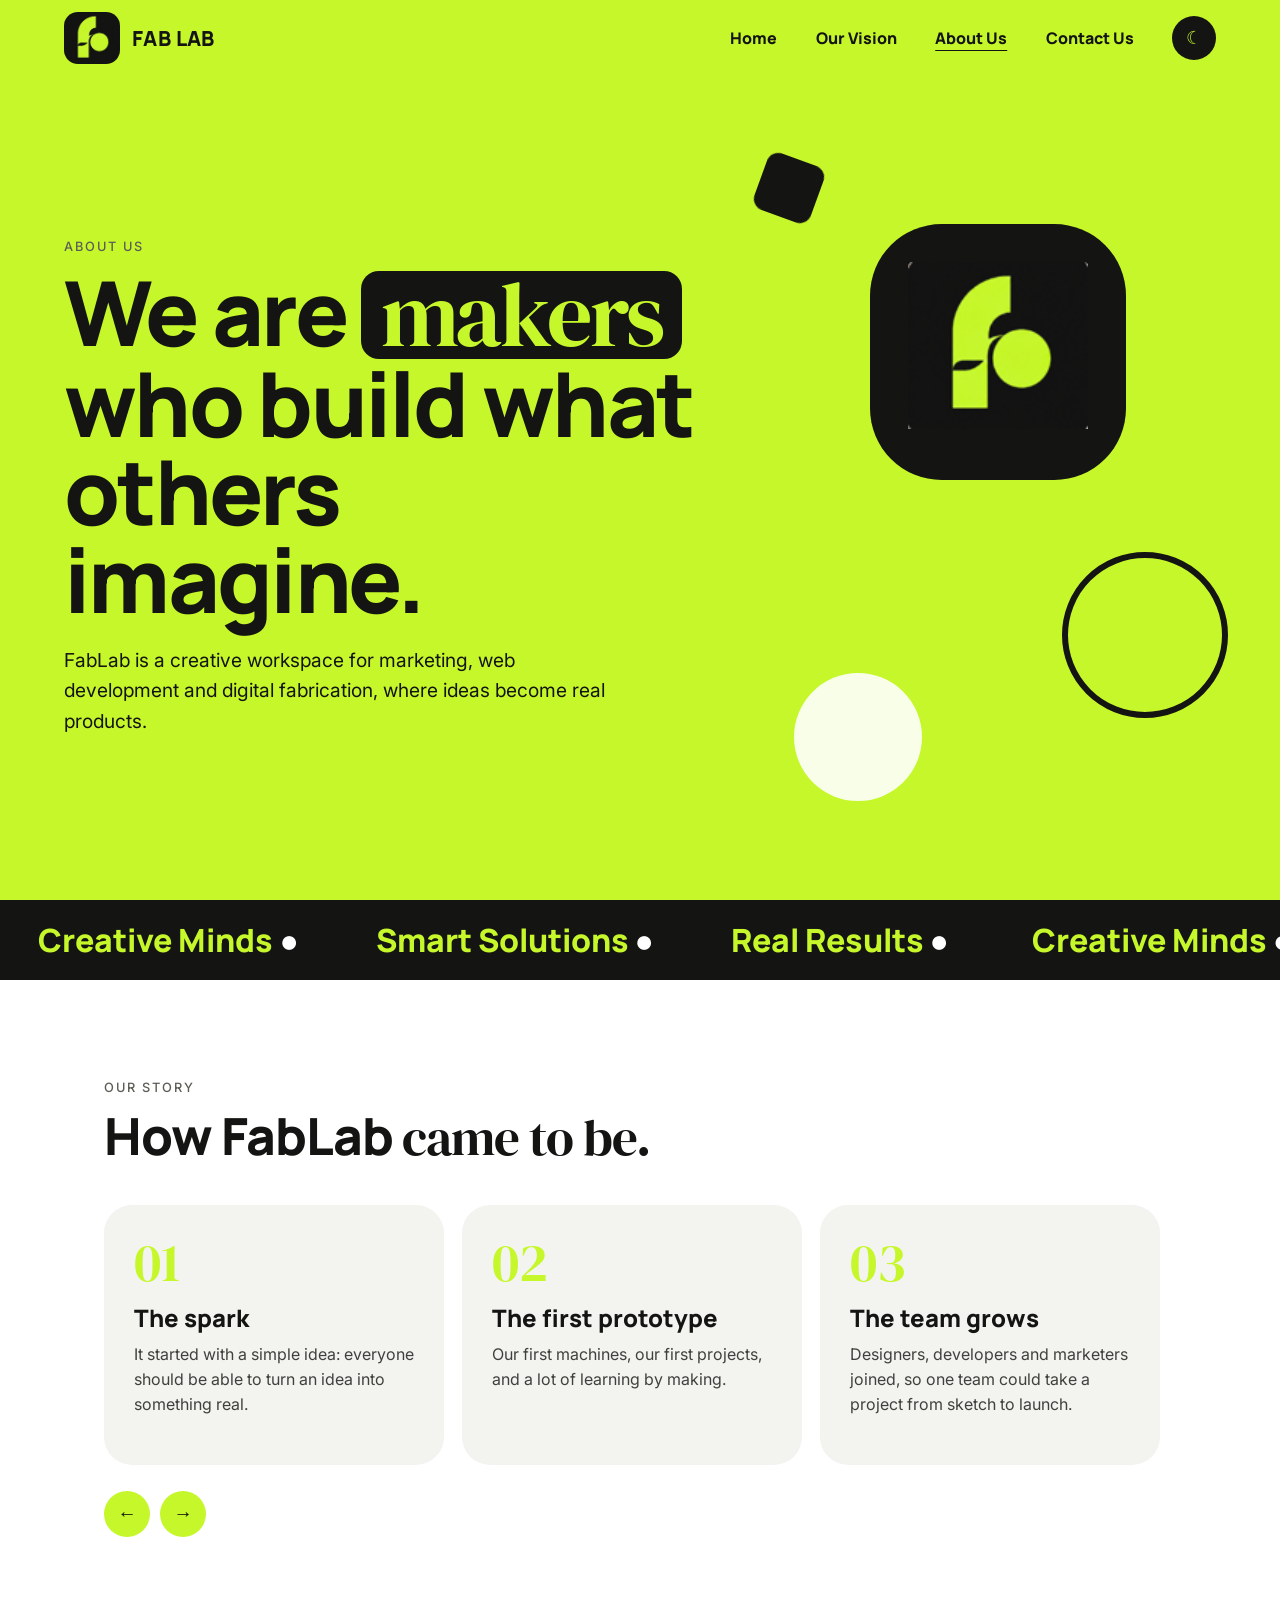
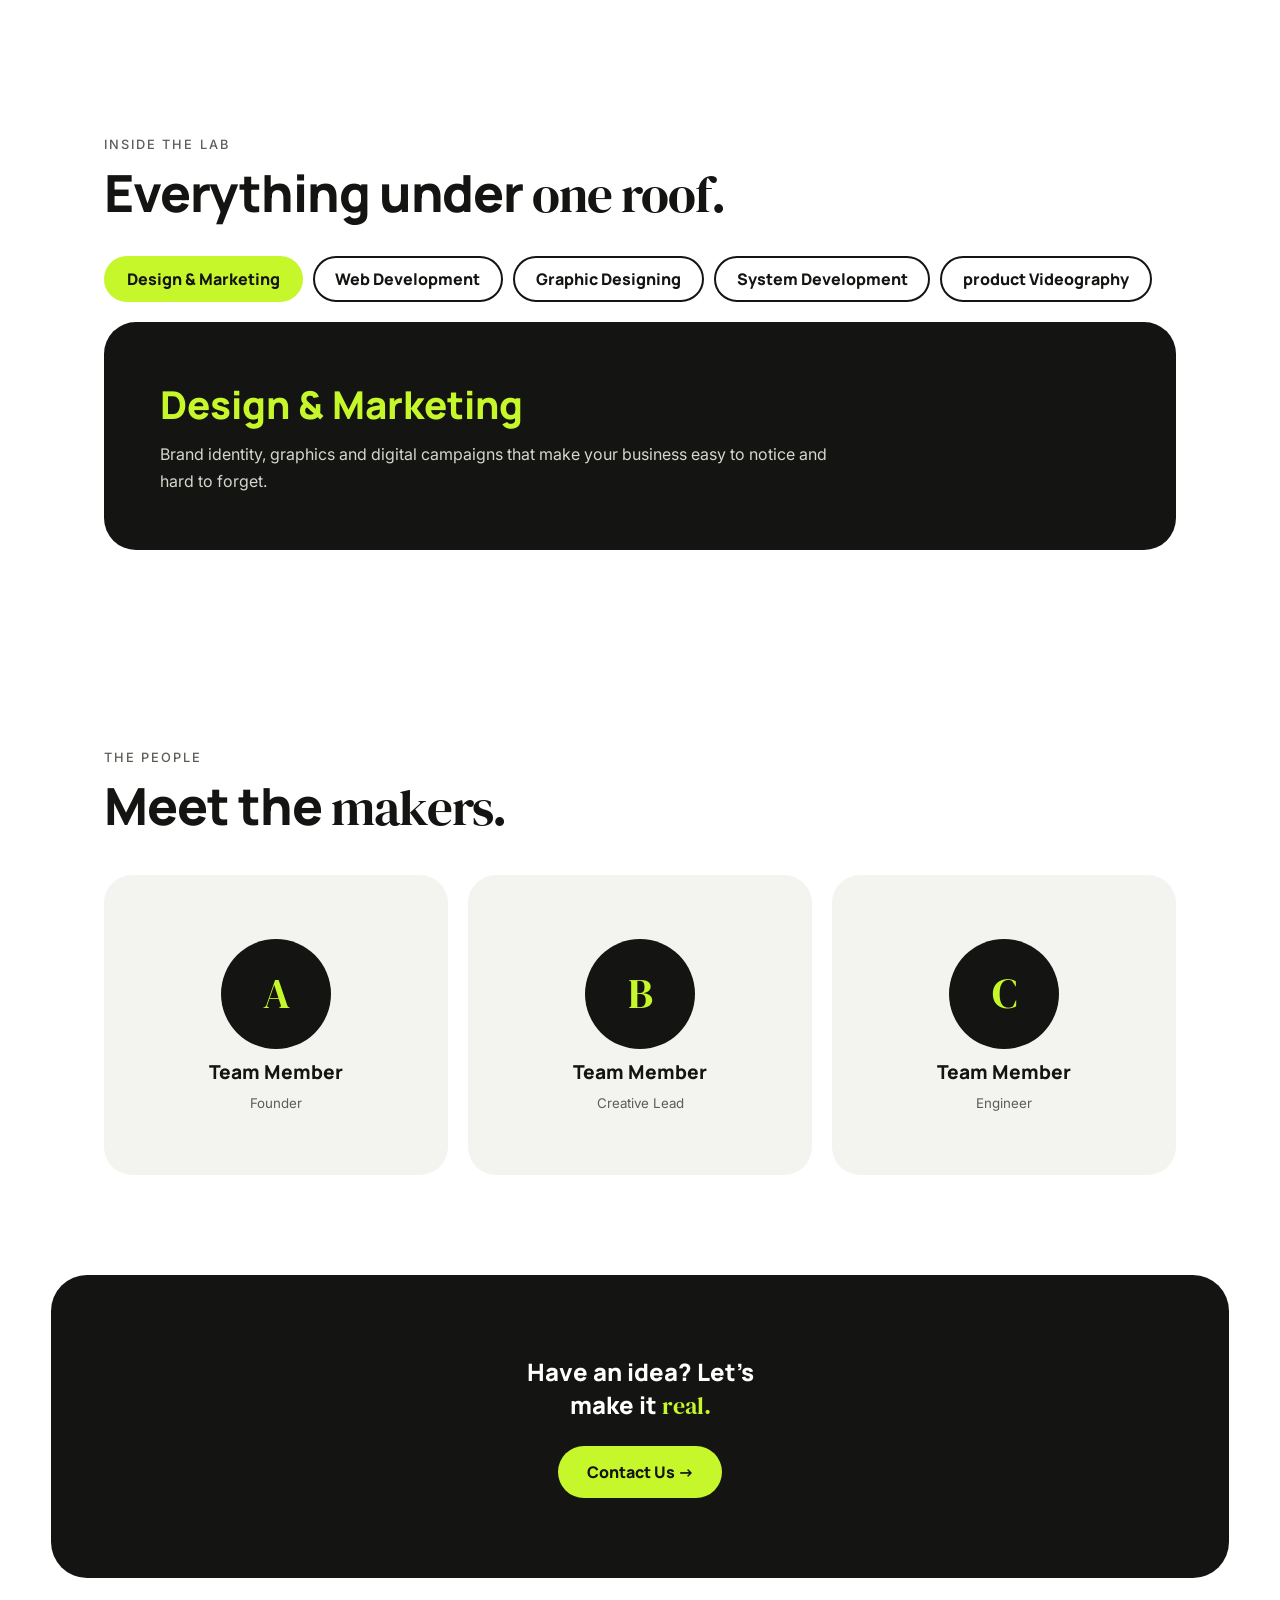
<file: html/about.html>
<!DOCTYPE html>
<html lang="en">
<head>
<meta charset="utf-8">
<meta name="viewport" content="width=device-width, initial-scale=1, viewport-fit=cover">
<meta name="theme-color" content="#c5f72b">
<script>try{var t=localStorage.getItem('fablab-theme');if(t)document.documentElement.setAttribute('data-theme',t)}catch(e){}</script>
<title>About Us — FabLab</title>
<link rel="icon" type="image/png" href="/PNG/logo-icon.png">
<link rel=\"icon\" type=\"image/png\" href=\"/PNG/logo-icon.png\">
<link rel="preconnect" href="https://fonts.googleapis.com">
<link rel="preconnect" href="https://fonts.gstatic.com" crossorigin>
<link href="https://fonts.googleapis.com/css2?family=DM+Serif+Display&family=Inter:wght@400;500&family=Manrope:wght@700;800&display=swap" rel="stylesheet">
<link rel="stylesheet" href="/CSS/style.css?v=4">
<link rel="stylesheet" href="/CSS/about.css?v=4">
</head>
<body>

<!-- HEADER -->
<header>
  <a class="logo" href="/html/index.html"><img alt="FabLab logo" src="/PNG/logo-icon.png"><span>FAB LAB</span></a>
  <nav id="nav">
    <a href="/html/index.html">Home</a>
    <a href="/html/Vision.html">Our Vision</a>
    <a href="/html/about.html" aria-current="page">About Us</a>
    <a href="/html/Contactus.html">Contact Us</a>
  </nav>
  <div class="hctl">
    <button id="thm" aria-label="Switch to dark theme">☾</button>
  </div>
</header>

<!-- HERO: shapes drift toward your mouse / finger, word keeps changing -->
<section class="ahero" id="ahero">
  <div class="atext">
    <div class="k">About Us</div>
    <h1>We are <em id="word">makers</em> who build what others imagine.</h1>
    <p>FabLab is a creative workspace for marketing, web development and digital fabrication, where ideas become real products.</p>
  </div>
  <div class="shape s1" data-d="40"><img src="/PNG/logo-icon.png" alt=""></div>
  <div class="shape s2" data-d="-25"></div>
  <div class="shape s3" data-d="25"></div>
  <div class="shape s4" data-d="-55"></div>
</section>

<!-- TICKER -->
<div class="tick" aria-hidden="true"><div>
  <span>Creative Minds <i>●</i></span><span>Smart Solutions <i>●</i></span><span>Real Results <i>●</i></span>
  <span>Creative Minds <i>●</i></span><span>Smart Solutions <i>●</i></span><span>Real Results <i>●</i></span>
  <span>Creative Minds <i>●</i></span><span>Smart Solutions <i>●</i></span><span>Real Results <i>●</i></span>
  <span>Creative Minds <i>●</i></span><span>Smart Solutions <i>●</i></span><span>Real Results <i>●</i></span>
</div></div>

<!-- STORY: drag or swipe sideways -->
<section class="sec">
  <div class="k">Our story</div>
  <h2>How FabLab <em>came to be.</em></h2>
  <div class="track" id="track">
    <div class="chap"><b>01</b><h3>The spark</h3><p>It started with a simple idea: everyone should be able to turn an idea into something real.</p></div>
    <div class="chap"><b>02</b><h3>The first prototype</h3><p>Our first machines, our first projects, and a lot of learning by making.</p></div>
    <div class="chap"><b>03</b><h3>The team grows</h3><p>Designers, developers and marketers joined, so one team could take a project from sketch to launch.</p></div>
    <div class="chap"><b>04</b><h3>Today &amp; beyond</h3><p>We help businesses and makers grow with creative work that delivers real results.</p></div>
  </div>
  <div class="arrows"><button id="prev" aria-label="Previous">←</button><button id="next" aria-label="Next">→</button></div>
</section>

<!-- WHAT WE DO: tabs -->
<section class="sec">
  <div class="k">Inside the lab</div>
  <h2>Everything under <em>one roof.</em></h2>
  <div class="tabs" role="tablist" id="tabs">
    <button role="tab" aria-selected="true" data-i="0">Design &amp; Marketing</button>
    <button role="tab" aria-selected="false" data-i="1">Web Development</button>
    <button role="tab" aria-selected="false" data-i="2">Graphic Designing</button>
    <button role="tab" aria-selected="false" data-i="3">System Development</button>
    <button role="tab" aria-selected="false" data-i="4">product Videography</button>
  </div>
  <div class="panel" id="panel" role="tabpanel"><h3>Design &amp; Marketing</h3><p>Brand identity, graphics and digital campaigns that make your business easy to notice and hard to forget.</p></div>
</section>

<!-- TEAM: flip on hover / tap -->
<section class="sec">
  <div class="k">The people</div>
  <h2>Meet the <em>makers.</em></h2>
  <div class="team">
    <div class="tm" tabindex="0"><div class="tm-in">
      <div class="tf a"><div class="av">A</div><h3>Team Member</h3><small>Founder</small></div>
      <div class="tf b"><h3>Founder</h3><small>Add a short line about this person here.</small></div></div></div>
    <div class="tm" tabindex="0"><div class="tm-in">
      <div class="tf a"><div class="av">B</div><h3>Team Member</h3><small>Creative Lead</small></div>
      <div class="tf b"><h3>Creative Lead</h3><small>Add a short line about this person here.</small></div></div></div>
    <div class="tm" tabindex="0"><div class="tm-in">
      <div class="tf a"><div class="av">C</div><h3>Team Member</h3><small>Engineer</small></div>
      <div class="tf b"><h3>Engineer</h3><small>Add a short line about this person here.</small></div></div></div>
  </div>
</section>

<!-- CTA -->
<section class="cta">
  <h2>Have an idea? Let’s make it <em>real.</em></h2>
  <a href="/html/Contactus.html">Contact Us →</a>
</section>

<!-- BOTTOM TAB BAR (phones only): always visible, thumb-friendly -->
<div class="tabbar" role="navigation" aria-label="Main">
  <a href="/html/index.html"><svg viewBox="0 0 24 24" aria-hidden="true"><path d="M3 9l9-7 9 7v11a2 2 0 0 1-2 2H5a2 2 0 0 1-2-2z"/><polyline points="9 22 9 12 15 12 15 22"/></svg><span>Home</span></a>
  <a href="/html/Vision.html"><svg viewBox="0 0 24 24" aria-hidden="true"><path d="M1 12s4-8 11-8 11 8 11 8-4 8-11 8-11-8-11-8z"/><circle cx="12" cy="12" r="3"/></svg><span>Vision</span></a>
  <a href="/html/about.html" aria-current="page"><svg viewBox="0 0 24 24" aria-hidden="true"><path d="M17 21v-2a4 4 0 0 0-4-4H5a4 4 0 0 0-4 4v2"/><circle cx="9" cy="7" r="4"/><path d="M23 21v-2a4 4 0 0 0-3-3.87"/><path d="M16 3.13a4 4 0 0 1 0 7.75"/></svg><span>About</span></a>
  <a href="/html/Contactus.html"><svg viewBox="0 0 24 24" aria-hidden="true"><path d="M4 4h16c1.1 0 2 .9 2 2v12c0 1.1-.9 2-2 2H4c-1.1 0-2-.9-2-2V6c0-1.1.9-2 2-2z"/><polyline points="22,6 12,13 2,6"/></svg><span>Contact</span></a>
</div>

<script src="/script.js?v=4"></script>
<script src="/about.js?v=4"></script>
</body>
</html>
</file>
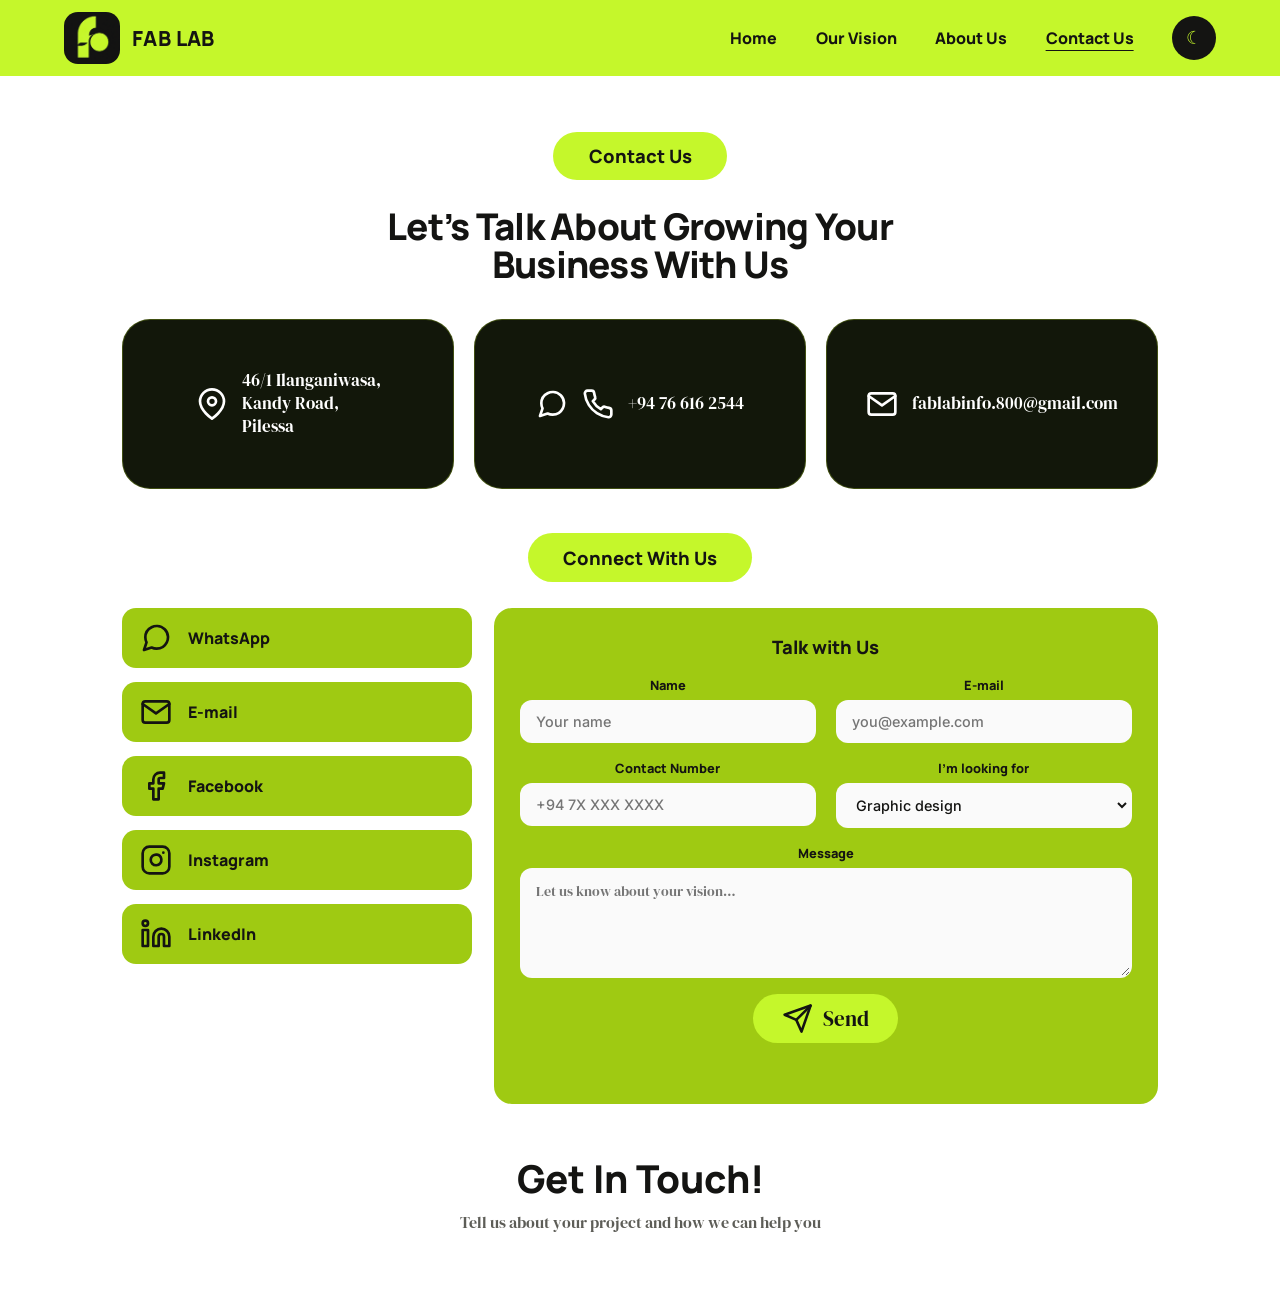
<file: html/Contactus.html>
<!DOCTYPE html>
<html lang="en">
<head>
<meta charset="utf-8">
<meta name="viewport" content="width=device-width, initial-scale=1, viewport-fit=cover">
<meta name="theme-color" content="#c5f72b">
<script>try{var t=localStorage.getItem('fablab-theme');if(t)document.documentElement.setAttribute('data-theme',t)}catch(e){}</script>
<title>Contact Us — FabLab</title>
<link rel="icon" type="image/png" href="/PNG/logo-icon.png">
<link rel=\"icon\" type=\"image/png\" href=\"/PNG/logo-icon.png\">
<link rel="preconnect" href="https://fonts.googleapis.com">
<link rel="preconnect" href="https://fonts.gstatic.com" crossorigin>
<link href="https://fonts.googleapis.com/css2?family=DM+Serif+Display&family=Inter:wght@400;500&family=Manrope:wght@700;800&display=swap" rel="stylesheet">
<link rel="stylesheet" href="/CSS/style.css?v=4">
<link rel="stylesheet" href="/CSS/contact.css?v=4">
</head>
<body>

<!-- icon sprite -->
<svg width="0" height="0" style="position:absolute" aria-hidden="true">
  <symbol id="i-pin" viewBox="0 0 24 24"><path d="M21 10c0 7-9 13-9 13s-9-6-9-13a9 9 0 0 1 18 0z"/><circle cx="12" cy="10" r="3"/></symbol>
  <symbol id="i-phone" viewBox="0 0 24 24"><path d="M22 16.92v3a2 2 0 0 1-2.18 2 19.79 19.79 0 0 1-8.63-3.07 19.5 19.5 0 0 1-6-6 19.79 19.79 0 0 1-3.07-8.67A2 2 0 0 1 4.11 2h3a2 2 0 0 1 2 1.72 12.84 12.84 0 0 0 .7 2.81 2 2 0 0 1-.45 2.11L8.09 9.91a16 16 0 0 0 6 6l1.27-1.27a2 2 0 0 1 2.11-.45 12.84 12.84 0 0 0 2.81.7A2 2 0 0 1 22 16.92z"/></symbol>
  <symbol id="i-chat" viewBox="0 0 24 24"><path d="M21 11.5a8.38 8.38 0 0 1-.9 3.8 8.5 8.5 0 0 1-7.6 4.7 8.38 8.38 0 0 1-3.8-.9L3 21l1.9-5.7a8.38 8.38 0 0 1-.9-3.8 8.5 8.5 0 0 1 4.7-7.6 8.38 8.38 0 0 1 3.8-.9h.5a8.48 8.48 0 0 1 8 8v.5z"/></symbol>
  <symbol id="i-mail" viewBox="0 0 24 24"><path d="M4 4h16c1.1 0 2 .9 2 2v12c0 1.1-.9 2-2 2H4c-1.1 0-2-.9-2-2V6c0-1.1.9-2 2-2z"/><polyline points="22,6 12,13 2,6"/></symbol>
  <symbol id="i-fb" viewBox="0 0 24 24"><path d="M18 2h-3a5 5 0 0 0-5 5v3H7v4h3v8h4v-8h3l1-4h-4V7a1 1 0 0 1 1-1h3z"/></symbol>
  <symbol id="i-ig" viewBox="0 0 24 24"><rect x="2" y="2" width="20" height="20" rx="5"/><path d="M16 11.37A4 4 0 1 1 12.63 8 4 4 0 0 1 16 11.37z"/><line x1="17.5" y1="6.5" x2="17.51" y2="6.5"/></symbol>
  <symbol id="i-in" viewBox="0 0 24 24"><path d="M16 8a6 6 0 0 1 6 6v7h-4v-7a2 2 0 0 0-2-2 2 2 0 0 0-2 2v7h-4v-7a6 6 0 0 1 6-6z"/><rect x="2" y="9" width="4" height="12"/><circle cx="4" cy="4" r="2"/></symbol>
  <symbol id="i-send" viewBox="0 0 24 24"><line x1="22" y1="2" x2="11" y2="13"/><polygon points="22 2 15 22 11 13 2 9 22 2"/></symbol>
</svg>

<!-- HEADER -->
<header>
  <a class="logo" href="/html/index.html"><img alt="FabLab logo" src="/PNG/logo-icon.png"><span>FAB LAB</span></a>
  <nav id="nav">
    <a href="/html/index.html">Home</a>
    <a href="/html/Vision.html">Our Vision</a>
    <a href="/html/about.html">About Us</a>
    <a href="/html/Contactus.html" aria-current="page">Contact Us</a>
  </nav>
  <div class="hctl">
    <button id="thm" aria-label="Switch to dark theme">☾</button>
  </div>
</header>

<main class="wrap">
  <span class="pill">Contact Us</span>
  <h1>Let’s Talk About Growing Your Business With Us</h1>

  <!-- FLIP CARDS: hover (desktop) / tap (touch) / keyboard focus -->
  <div class="cards">
    <div class="flip" tabindex="0">
      <div class="flip-in">
        <div class="face front"><svg class="ic"><use href="#i-pin"/></svg><span>46/1 Ilanganiwasa,<br>Kandy Road,<br>Pilessa</span></div>
        <div class="face back"><b>Visit our lab</b><small>Mon – Sat · 9 AM – 6 PM</small>
          <div class="acts"><a href="https://www.google.com/maps/search/?api=1&query=46/1+Ilanganiwasa+Kandy+Road+Pilessa" target="_blank" rel="noopener">Open in Maps</a></div></div>
      </div>
    </div>
    <div class="flip" tabindex="0">
      <div class="flip-in">
        <div class="face front"><svg class="ic"><use href="#i-chat"/></svg><svg class="ic"><use href="#i-phone"/></svg><span>+94 76 616 2544</span></div>
        <div class="face back"><b>Talk to us</b><small>Call or message anytime</small>
          <div class="acts"><a href="tel:+94766162544">Call now</a><a href="https://wa.me/94766162544" target="_blank" rel="noopener">WhatsApp</a></div></div>
      </div>
    </div>
    <div class="flip" tabindex="0">
      <div class="flip-in">
        <div class="face front"><svg class="ic"><use href="#i-mail"/></svg><span>fablabinfo.800@gmail.com</span></div>
        <div class="face back"><b>Write to us</b><small>We reply within 24 hours</small>
          <div class="acts"><a href="mailto:fablabinfo.800@gmail.com">Send an email</a></div></div>
      </div>
    </div>
  </div>

  <span class="pill s">Connect With Us</span>
  <div class="connect">
    <div class="links">
      <a href="https://wa.me/94766162544" target="_blank" rel="noopener"><svg class="ic"><use href="#i-chat"/></svg>WhatsApp</a>
      <a href="mailto:fablabinfo.800@gmail.com"><svg class="ic"><use href="#i-mail"/></svg>E-mail</a>
      <a href="https://www.facebook.com/FabLabStudio.800" target="_blank" rel="noopener"><svg class="ic"><use href="#i-fb"/></svg>Facebook</a>   <!-- TODO: your Facebook URL -->
      <a href="https://www.instagram.com/fablab__studio/" target="_blank" rel="noopener"><svg class="ic"><use href="#i-ig"/></svg>Instagram</a>  <!-- TODO: your Instagram URL -->
      <a href="https://www.linkedin.com/in/fablab-info-a06373450/" target="_blank" rel="noopener"><svg class="ic"><use href="#i-in"/></svg>LinkedIn</a>   <!-- TODO: your LinkedIn URL -->
    </div>

    <form id="cf">
      <h3>Talk with Us</h3>
      <label>Name<input name="name" placeholder="Your name" required></label>
      <label>E-mail<input name="email" type="email" placeholder="you@example.com" required></label>
      <label>Contact Number<input name="phone" type="tel" placeholder="+94 7X XXX XXXX"></label>
      <label>I’m looking for
        <select name="topic"><option>Graphic design</option><option>Web development</option><option>Digital marketing</option><option>3D printing</option><option>Laser &amp; CNC</option><option>Electronics prototyping</option><option>Other</option></select></label>
      <label class="full">Message<textarea name="msg" placeholder="Let us know about your vision…" required></textarea></label>
      <button class="send" type="submit"><svg class="ic"><use href="#i-send"/></svg>Send</button>
      <div id="status" role="status"></div>
    </form>
  </div>

  <div class="touch"><h2>Get In Touch!</h2><p>Tell us about your project and how we can help you</p></div>
</main>

<!-- BOTTOM TAB BAR (phones only): always visible, thumb-friendly -->
<div class="tabbar" role="navigation" aria-label="Main">
  <a href="/html/index.html"><svg viewBox="0 0 24 24" aria-hidden="true"><path d="M3 9l9-7 9 7v11a2 2 0 0 1-2 2H5a2 2 0 0 1-2-2z"/><polyline points="9 22 9 12 15 12 15 22"/></svg><span>Home</span></a>
  <a href="/html/Vision.html"><svg viewBox="0 0 24 24" aria-hidden="true"><path d="M1 12s4-8 11-8 11 8 11 8-4 8-11 8-11-8-11-8z"/><circle cx="12" cy="12" r="3"/></svg><span>Vision</span></a>
  <a href="/html/about.html"><svg viewBox="0 0 24 24" aria-hidden="true"><path d="M17 21v-2a4 4 0 0 0-4-4H5a4 4 0 0 0-4 4v2"/><circle cx="9" cy="7" r="4"/><path d="M23 21v-2a4 4 0 0 0-3-3.87"/><path d="M16 3.13a4 4 0 0 1 0 7.75"/></svg><span>About</span></a>
  <a href="/html/Contactus.html" aria-current="page"><svg viewBox="0 0 24 24" aria-hidden="true"><path d="M4 4h16c1.1 0 2 .9 2 2v12c0 1.1-.9 2-2 2H4c-1.1 0-2-.9-2-2V6c0-1.1.9-2 2-2z"/><polyline points="22,6 12,13 2,6"/></svg><span>Contact</span></a>
</div>

<script src="/script.js?v=4"></script>
<script src="/contact.js?v=4"></script>
</body>
</html>
</file>
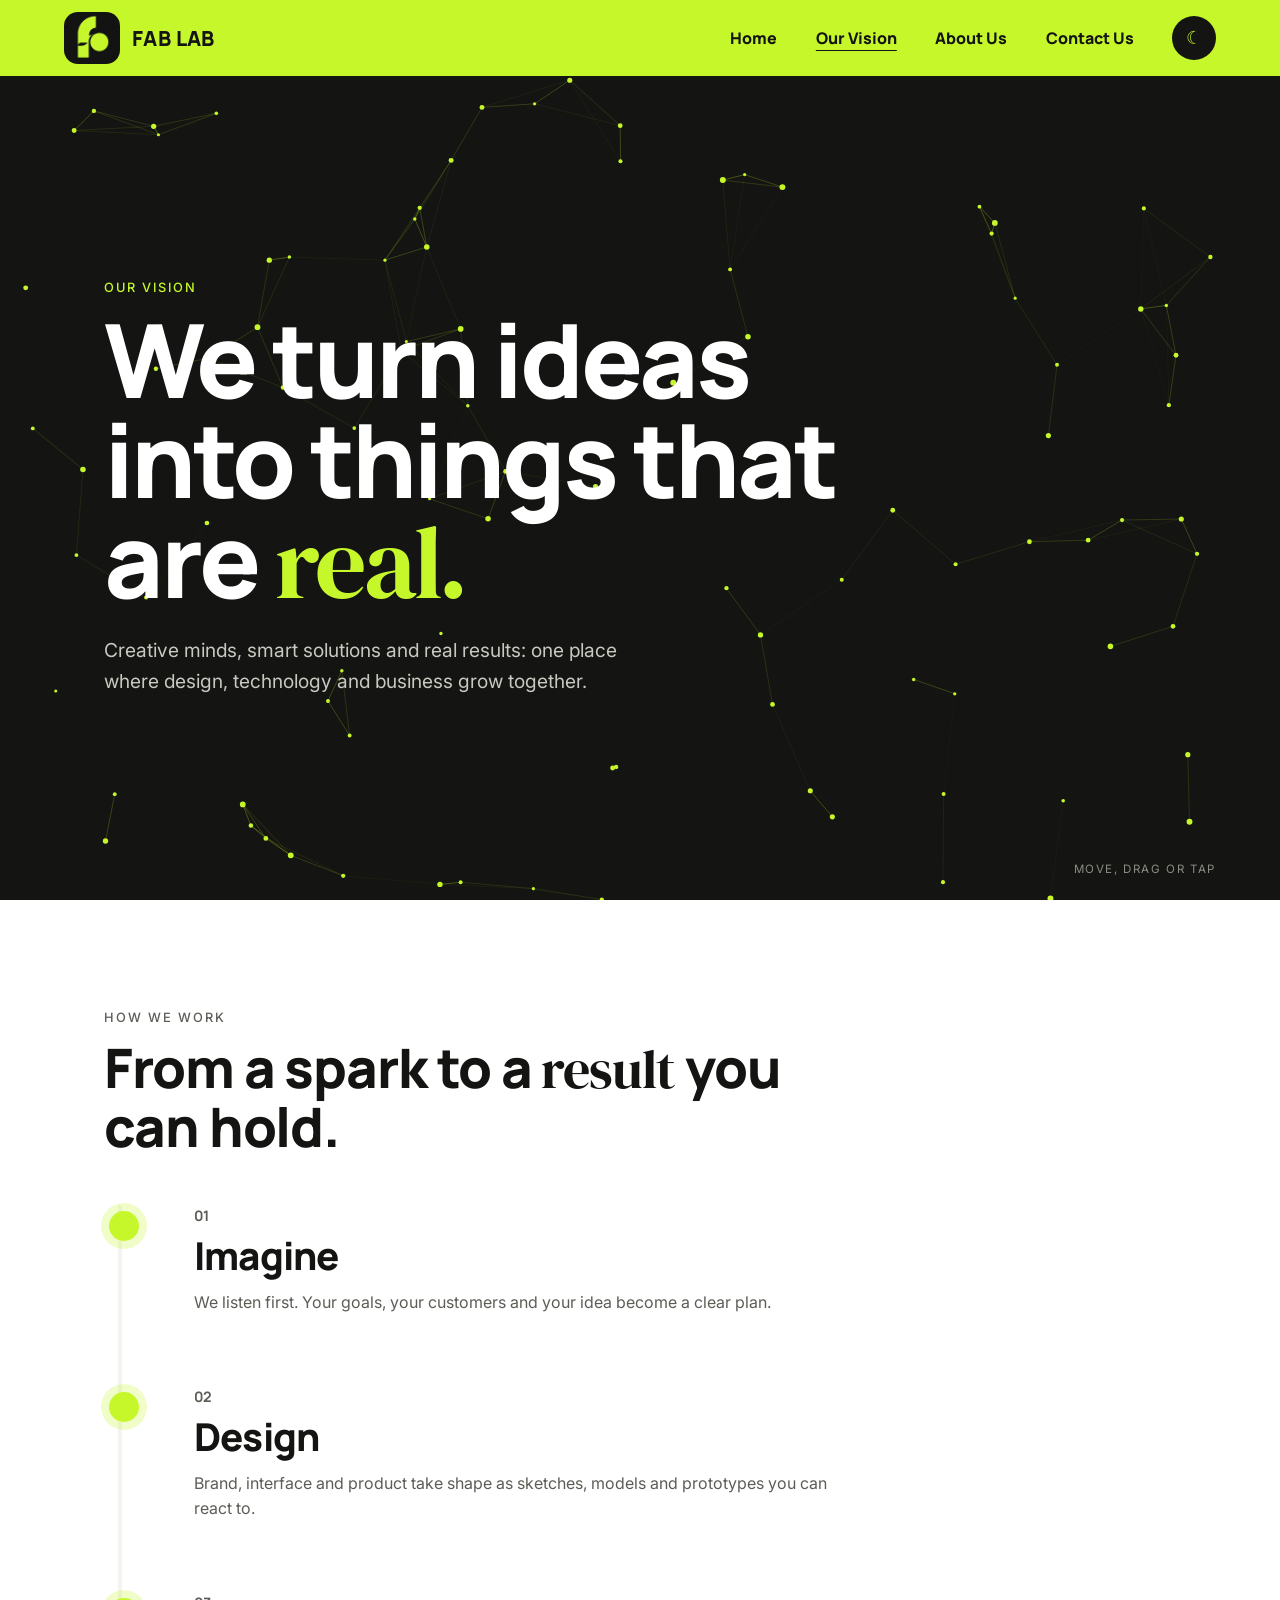
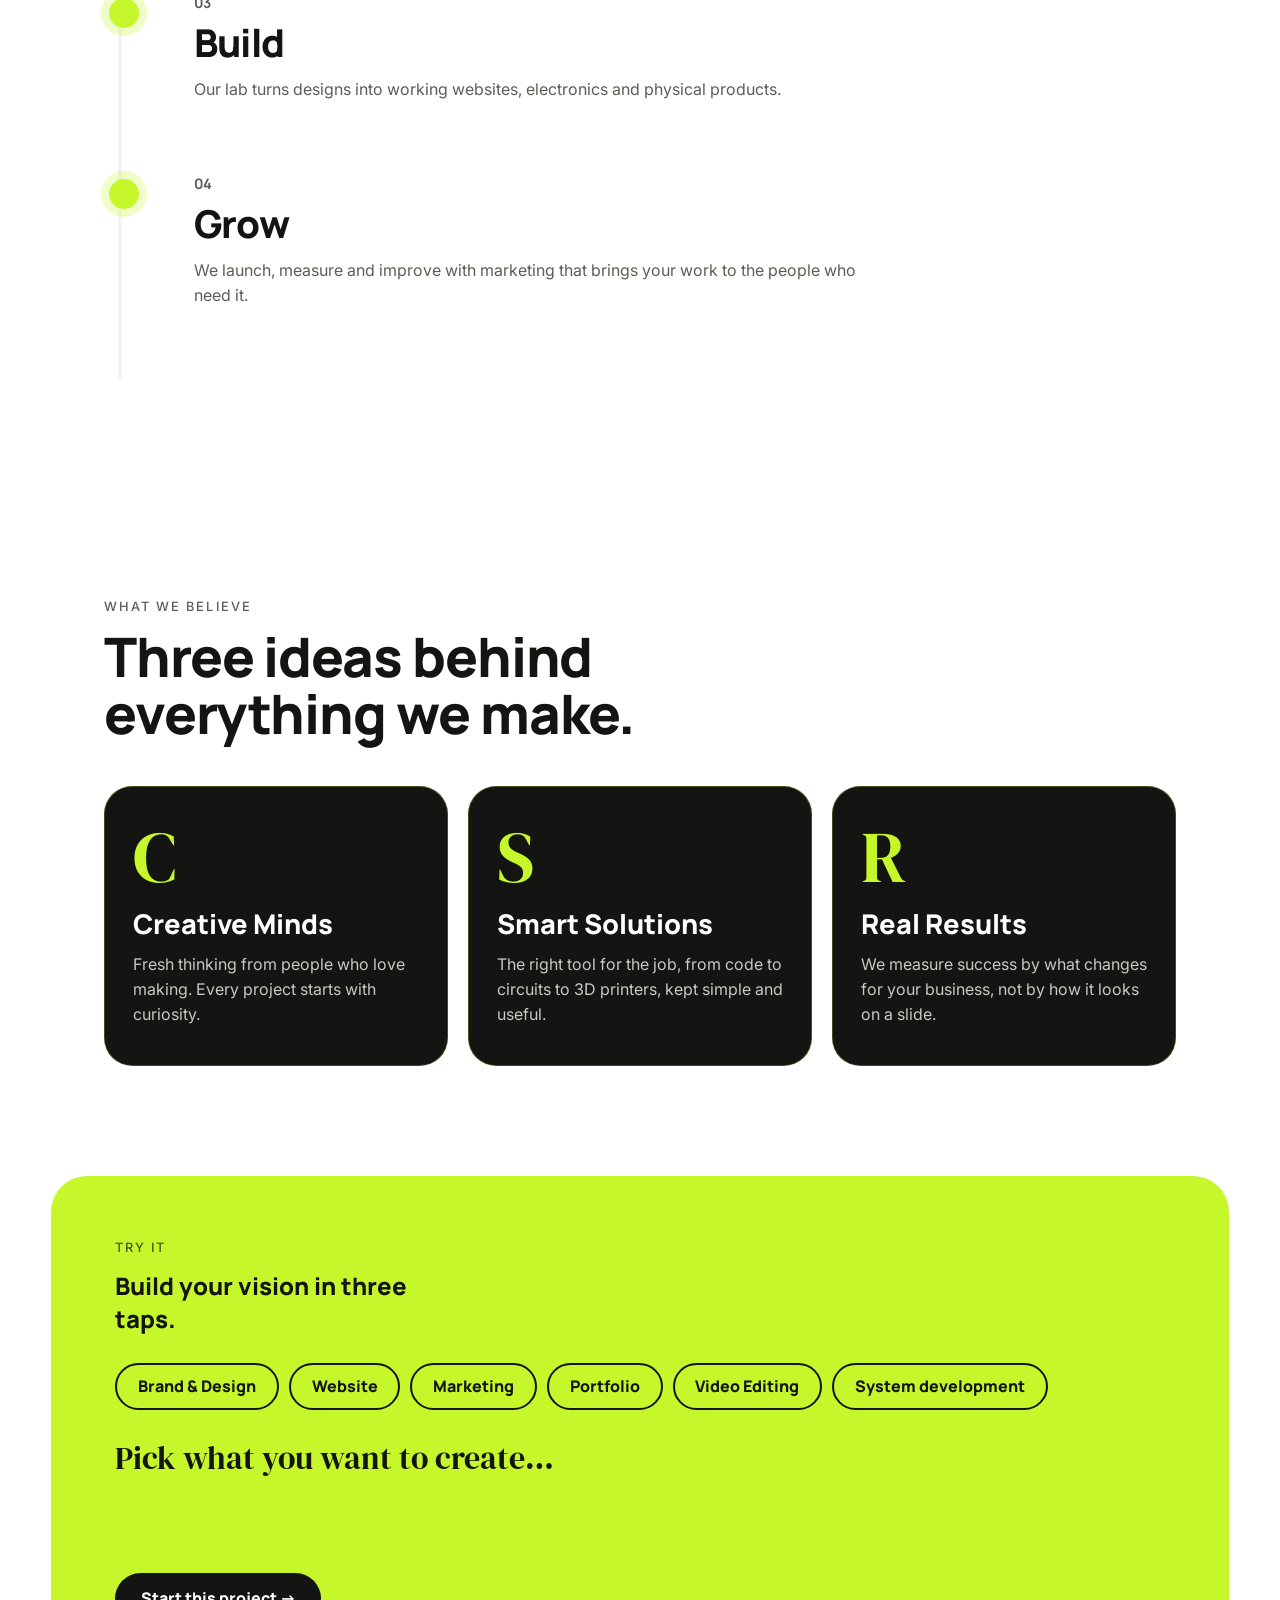
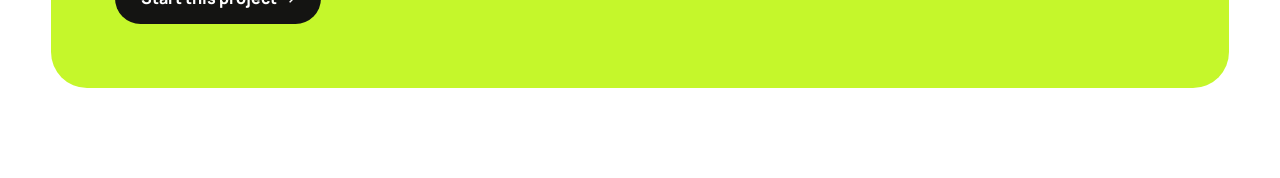
<file: html/Vision.html>
<!DOCTYPE html>
<html lang="en">
<head>
<meta charset="utf-8">
<meta name="viewport" content="width=device-width, initial-scale=1, viewport-fit=cover">
<meta name="theme-color" content="#c5f72b">
<script>try{var t=localStorage.getItem('fablab-theme');if(t)document.documentElement.setAttribute('data-theme',t)}catch(e){}</script>
<title>Our Vision — FabLab</title>
<link rel="icon" type="image/png" href="/PNG/logo-icon.png">
<link rel=\"icon\" type=\"image/png\" href=\"/PNG/logo-icon.png\">
<link rel="preconnect" href="https://fonts.googleapis.com">
<link rel="preconnect" href="https://fonts.gstatic.com" crossorigin>
<link href="https://fonts.googleapis.com/css2?family=DM+Serif+Display&family=Inter:wght@400;500&family=Manrope:wght@700;800&display=swap" rel="stylesheet">
<link rel="stylesheet" href="/CSS/style.css?v=4">
<link rel="stylesheet" href="/CSS/vision.css?v=4">
</head>
<body>

<!-- HEADER -->
<header>
  <a class="logo" href="/html/index.html"><img alt="FabLab logo" src="/PNG/logo-icon.png"><span>FAB LAB</span></a>
  <nav id="nav">
    <a href="/html/index.html">Home</a>
    <a href="/html/Vision.html" aria-current="page">Our Vision</a>
    <a href="/html/about.html">About Us</a>
    <a href="/html/Contactus.html">Contact Us</a>
  </nav>
  <div class="hctl">
    <button id="thm" aria-label="Switch to dark theme">☾</button>
  </div>
</header>

<!-- HERO: particle network follows mouse / finger, click or tap to burst -->
<section class="vhero" id="vhero">
  <canvas id="vc" aria-hidden="true"></canvas>
  <div class="vtext">
    <div class="k">Our Vision</div>
    <h1>We turn ideas into things that are <em>real.</em></h1>
    <p>Creative minds, smart solutions and real results: one place where design, technology and business grow together.</p>
  </div>
  <div class="vhint">Move, drag or tap</div>
</section>

<!-- JOURNEY: line fills as you scroll -->
<section class="sec">
  <div class="k">How we work</div>
  <h2>From a spark to a <em>result</em> you can hold.</h2>
  <div class="journey" id="journey">
    <div class="rail"><i id="fill"></i></div>
    <div class="step"><b>01</b><h3>Imagine</h3><p>We listen first. Your goals, your customers and your idea become a clear plan.</p></div>
    <div class="step"><b>02</b><h3>Design</h3><p>Brand, interface and product take shape as sketches, models and prototypes you can react to.</p></div>
    <div class="step"><b>03</b><h3>Build</h3><p>Our lab turns designs into working websites, electronics and physical products.</p></div>
    <div class="step"><b>04</b><h3>Grow</h3><p>We launch, measure and improve with marketing that brings your work to the people who need it.</p></div>
  </div>
</section>

<!-- PILLARS: tilt toward your pointer -->
<section class="sec">
  <div class="k">What we believe</div>
  <h2>Three ideas behind everything we make.</h2>
  <div class="pillars">
    <div class="tilt"><span>C</span><h3>Creative Minds</h3><p>Fresh thinking from people who love making. Every project starts with curiosity.</p></div>
    <div class="tilt"><span>S</span><h3>Smart Solutions</h3><p>The right tool for the job, from code to circuits to 3D printers, kept simple and useful.</p></div>
    <div class="tilt"><span>R</span><h3>Real Results</h3><p>We measure success by what changes for your business, not by how it looks on a slide.</p></div>
  </div>
</section>

<!-- VISION BUILDER -->
<section class="builder">
  <div class="k">Try it</div>
  <h2>Build your vision in three taps.</h2>
  <div class="chips" id="chips">
    <button aria-pressed="false">Brand &amp; Design</button>
    <button aria-pressed="false">Website</button>
    <button aria-pressed="false">Marketing</button>
    <button aria-pressed="false">Portfolio</button>
    <button aria-pressed="false">Video Editing</button>
    <button aria-pressed="false">System development</button>
  </div>
  <p id="out">Pick what you want to create…</p>
  <a class="go" href="/html/Contactus.html">Start this project →</a>
</section>

<!-- BOTTOM TAB BAR (phones only): always visible, thumb-friendly -->
<div class="tabbar" role="navigation" aria-label="Main">
  <a href="/html/index.html"><svg viewBox="0 0 24 24" aria-hidden="true"><path d="M3 9l9-7 9 7v11a2 2 0 0 1-2 2H5a2 2 0 0 1-2-2z"/><polyline points="9 22 9 12 15 12 15 22"/></svg><span>Home</span></a>
  <a href="/html/Vision.html" aria-current="page"><svg viewBox="0 0 24 24" aria-hidden="true"><path d="M1 12s4-8 11-8 11 8 11 8-4 8-11 8-11-8-11-8z"/><circle cx="12" cy="12" r="3"/></svg><span>Vision</span></a>
  <a href="/html/about.html"><svg viewBox="0 0 24 24" aria-hidden="true"><path d="M17 21v-2a4 4 0 0 0-4-4H5a4 4 0 0 0-4 4v2"/><circle cx="9" cy="7" r="4"/><path d="M23 21v-2a4 4 0 0 0-3-3.87"/><path d="M16 3.13a4 4 0 0 1 0 7.75"/></svg><span>About</span></a>
  <a href="/html/Contactus.html"><svg viewBox="0 0 24 24" aria-hidden="true"><path d="M4 4h16c1.1 0 2 .9 2 2v12c0 1.1-.9 2-2 2H4c-1.1 0-2-.9-2-2V6c0-1.1.9-2 2-2z"/><polyline points="22,6 12,13 2,6"/></svg><span>Contact</span></a>
</div>

<script src="/script.js?v=4"></script>
<script src="/vision.js?v=4"></script>
</body>
</html>
</file>
<file: CSS/style.css>
/* FabLab — header + hero styles */
:root{color-scheme:light;--lime:#c5f72b;--ink:#141412;--bg:#fff;--soft:#f3f3f0;--mute:#5d5d57;--word:#e9e9e5;box-sizing:border-box;scroll-behavior:smooth}
/* dark theme: set by the toggle (data-theme) and remembered in localStorage; falls back to the device setting */
:root[data-theme="dark"]{color-scheme:dark;--bg:#111110;--soft:#1b1b19;--mute:#a4a49c;--word:#222220;--ink:#f4f4ee}
@media(prefers-color-scheme:dark){:root:not([data-theme]){color-scheme:dark;--bg:#111110;--soft:#1b1b19;--mute:#a4a49c;--word:#222220;--ink:#f4f4ee}}

*{box-sizing:border-box;margin:0}
body{background:var(--bg);color:var(--ink);font-family:Inter,system-ui,sans-serif;transition:background .4s}
h1,h2,h3,.logo,nav a,.btn{font-family:Manrope,system-ui,sans-serif;font-weight:800}
em{font-family:"DM Serif Display",Georgia,serif;font-style:normal;font-weight:400}

header{position:sticky;top:0;z-index:20;background:var(--lime);color:#141412;display:flex;align-items:center;justify-content:space-between;
 padding:12px clamp(16px,5vw,72px);padding-top:calc(12px + env(safe-area-inset-top,0px))}
.logo{display:flex;align-items:center;gap:12px;color:#141412;text-decoration:none;font-size:1.3rem;letter-spacing:.02em}
.logo img{width:56px;height:52px;border-radius:14px;background:#141412;display:block}

nav{display:flex;gap:clamp(14px,3vw,40px);align-items:center}
nav a{color:#141412;text-decoration:none;font-size:1rem}
nav a:hover{text-decoration:underline;text-underline-offset:6px}
#thm,.menu-btn{border:0;width:44px;height:44px;border-radius:50%;background:#141412;color:var(--lime);font-size:1.15rem;cursor:pointer}


.hero{position:relative;height:calc(100vh - 76px);height:calc(100svh - 76px);min-height:560px;overflow:hidden}
.word{position:absolute;left:0;right:0;top:44%;transform:translateY(-50%);text-align:center;font-family:Manrope,sans-serif;font-weight:800;font-size:clamp(5rem,22vw,20rem);letter-spacing:-.04em;line-height:1;color:var(--word);user-select:none}
.word b{color:var(--lime)}
canvas{position:absolute;inset:0;width:100%;height:100%;touch-action:none}
.copy{position:absolute;left:clamp(16px,5vw,72px);bottom:clamp(20px,5vh,48px);pointer-events:none;max-width:28rem}
h1{font-size:clamp(1.7rem,4vw,3.2rem);line-height:1.02;letter-spacing:-.02em}
h1 span{display:block;opacity:0;transform:translateY(30px);animation:in .8s cubic-bezier(.2,.8,.2,1) forwards}
h1 span:nth-child(2){animation-delay:.2s}h1 span:nth-child(3){animation-delay:.4s}
h1{font-color:var(--lime)}
@keyframes in{to{opacity:1;transform:none}}
.side{position:absolute;right:clamp(16px,5vw,72px);bottom:clamp(20px,5vh,48px);text-align:right;display:flex;flex-direction:column;gap:12px;align-items:flex-end}
.btn{display:inline-block;background:var(--ink);color:var(--bg);padding:.9rem 1.5rem;border-radius:999px;text-decoration:none}
.btn.l{background:var(--lime);color:#141412}
.hint{font-size:.72rem;letter-spacing:.14em;text-transform:uppercase;color:var(--mute)}

@media(max-width:640px){.side .hint{display:none}.copy{top:clamp(16px,3vh,30px);bottom:auto}}

/* ---------- phones & tablets ---------- */
html{-webkit-text-size-adjust:100%;text-size-adjust:100%}
body{overflow-x:hidden;-webkit-tap-highlight-color:transparent}
img{max-width:100%}
nav{margin-left:auto}
.hctl{display:flex;gap:10px;margin-left:clamp(14px,3vw,40px)}
.menu-btn{display:none;background:#141412;color:var(--lime)}
nav a[aria-current="page"]{text-decoration:underline;text-underline-offset:6px}
.tabbar{display:none}
@media(max-width:720px){
 header nav,.menu-btn{display:none}
 .hctl{margin-left:auto}
 .logo span{font-size:1.1rem}
 /* bottom tab bar: always visible on phones */
 .tabbar{display:flex;position:fixed;left:0;right:0;bottom:0;z-index:30;gap:6px;background:var(--lime);padding:6px 8px calc(6px + env(safe-area-inset-bottom,0px));box-shadow:0 -6px 24px rgba(0,0,0,.18)}
 .tabbar a{flex:1;display:flex;flex-direction:column;align-items:center;justify-content:center;gap:3px;min-height:56px;padding:6px 2px;border-radius:16px;color:#141412;text-decoration:none;font:800 .74rem Manrope,system-ui,sans-serif;transition:background .2s,color .2s}
 .tabbar svg{width:24px;height:24px;fill:none;stroke:currentColor;stroke-width:2;stroke-linecap:round;stroke-linejoin:round}
 .tabbar a[aria-current="page"]{background:#141412;color:var(--lime)}
 body{padding-bottom:calc(68px + env(safe-area-inset-bottom,0px))}
 .hero{height:calc(100svh - 144px - env(safe-area-inset-bottom,0px));min-height:430px}
}
</file>
<file: CSS/about.css>
/* FabLab — About Us page (loads after style.css) */
nav a[aria-current="page"]{text-decoration:underline;text-underline-offset:6px}
.k{font-size:.8rem;letter-spacing:.16em;text-transform:uppercase;color:var(--mute);margin-bottom:14px;font-weight:500}
.sec{padding:clamp(52px,8vw,100px) clamp(16px,5vw,72px);max-width:1200px;margin:0 auto}
.sec h2{font-size:clamp(1.9rem,4.4vw,3.2rem);line-height:1.05;letter-spacing:-.02em;max-width:20ch}
em{color:inherit}

/* ---------- hero: floating shapes follow the pointer ---------- */
.ahero{position:relative;overflow:hidden;min-height:calc(100svh - 76px);display:grid;align-items:center;background:var(--lime);color:#141412}
.atext{position:relative;z-index:2;padding:clamp(32px,6vw,72px) clamp(16px,5vw,72px);max-width:760px;pointer-events:none}
.atext h1{font-size:clamp(2.4rem,7vw,5.6rem);line-height:.98;letter-spacing:-.03em}
.atext h1 em{display:inline-block;background:#141412;color:var(--lime);padding:0 .22em;border-radius:.2em;min-width:2ch;transition:opacity .25s,transform .25s}
.atext h1 em.out{opacity:0;transform:translateY(.3em)}
.atext p{margin-top:22px;max-width:34rem;line-height:1.6;font-size:clamp(1rem,1.7vw,1.2rem)}
.shape{position:absolute;will-change:transform;transition:transform .25s ease-out}
.s1{right:12%;top:18%;width:clamp(120px,20vw,260px);height:clamp(120px,20vw,260px);background:#141412;border-radius:28%}
.s1 img{width:70%;margin:15% 0 0 15%;display:block}
.s2{right:28%;bottom:12%;width:clamp(60px,10vw,130px);height:clamp(60px,10vw,130px);border-radius:50%;background:#fff;opacity:.9}
.s3{right:4%;bottom:22%;width:clamp(80px,13vw,170px);height:clamp(80px,13vw,170px);border-radius:50%;border:6px solid #141412}
.s4{right:36%;top:10%;width:clamp(30px,5vw,60px);height:clamp(30px,5vw,60px);background:#141412;border-radius:12px;transform:rotate(20deg)}
/* phones: all shapes sit in a band at the top so they never cover the text */
@media(max-width:720px){
 .s1{right:6%;top:24px}
 .s2{left:30%;right:auto;top:70px;bottom:auto}
 .s3{left:6%;right:auto;top:28px;bottom:auto}
 .s4{left:48%;right:auto;top:26px}
 .atext{padding-top:clamp(170px,48vw,260px)}
}

/* ---------- ticker ---------- */
.tick{background:#141412;color:var(--lime);overflow:hidden;white-space:nowrap;padding:18px 0}
.tick div{display:inline-block;animation:tk 22s linear infinite;font:800 clamp(1.2rem,3vw,2rem) Manrope,sans-serif}
.tick:hover div{animation-play-state:paused}
.tick span{margin:0 1.2em}.tick i{font-style:normal;color:#fff}
@keyframes tk{to{transform:translateX(-50%)}}

/* ---------- story track (drag / swipe) ---------- */
.track{display:flex;gap:18px;overflow-x:auto;scroll-snap-type:x mandatory;margin-top:40px;padding-bottom:16px;cursor:grab;scrollbar-width:thin;scrollbar-color:var(--lime) transparent}
.track.drag{cursor:grabbing;scroll-snap-type:none}
.chap{flex:0 0 min(340px,80vw);scroll-snap-align:start;background:var(--soft);border-radius:28px;padding:30px;min-height:260px;user-select:none;transition:background .3s,color .3s}
.chap:hover{background:#141412;color:#fff}
.chap b{font:400 3.4rem "DM Serif Display",Georgia,serif;color:var(--lime);line-height:1}
.chap h3{font-size:1.5rem;margin:12px 0 8px}
.chap p{opacity:.8;line-height:1.55}
.arrows{display:flex;gap:10px;margin-top:10px}
.arrows button{width:46px;height:46px;border-radius:50%;border:0;background:var(--lime);color:#141412;font-size:1.2rem;cursor:pointer}

/* ---------- lab tabs ---------- */
.tabs{display:flex;flex-wrap:wrap;gap:10px;margin:34px 0 20px}
.tabs button{font:800 1rem Manrope,sans-serif;border:2px solid var(--ink);background:transparent;color:var(--ink);border-radius:999px;padding:.65rem 1.3rem;cursor:pointer;transition:.2s}
.tabs button[aria-selected="true"]{background:var(--lime);border-color:var(--lime);color:#141412}
.panel{background:#141412;color:#fff;border-radius:32px;padding:clamp(24px,5vw,56px);min-height:220px;animation:fi .5s}
.panel h3{font-size:clamp(1.5rem,3.4vw,2.4rem);color:var(--lime);margin-bottom:10px}
.panel p{max-width:44rem;line-height:1.65;color:#d6d6cf}
@keyframes fi{from{opacity:0;transform:translateY(12px)}}

/* ---------- team flip cards ---------- */
.team{display:grid;grid-template-columns:repeat(auto-fit,minmax(230px,1fr));gap:20px;margin-top:40px}
.tm{perspective:1000px;height:300px;cursor:pointer;outline:none}
.tm-in{position:relative;width:100%;height:100%;transition:transform .7s cubic-bezier(.4,.2,.2,1);transform-style:preserve-3d}
.tf{position:absolute;inset:0;border-radius:28px;backface-visibility:hidden;-webkit-backface-visibility:hidden;display:flex;flex-direction:column;align-items:center;justify-content:center;gap:10px;padding:24px;text-align:center}
.tf.a{background:var(--soft)}
.tf.b{background:var(--lime);color:#141412;transform:rotateY(180deg)}
.av{width:110px;height:110px;border-radius:50%;background:#141412;color:var(--lime);display:grid;place-items:center;font:400 2.6rem "DM Serif Display",Georgia,serif}
.tf h3{font-size:1.2rem}.tf small{color:var(--mute)}.tf.b small{color:#141412;opacity:.75}
@media(hover:hover){.tm:hover .tm-in{transform:rotateY(180deg)}}
.tm:focus-within .tm-in,.tm.is-flipped .tm-in{transform:rotateY(180deg)}

/* ---------- CTA ---------- */
.cta{background:#141412;color:#fff;border-radius:36px;padding:clamp(32px,7vw,80px);margin:0 clamp(12px,4vw,56px) clamp(40px,8vw,90px);text-align:center}
.cta h2{margin:0 auto 24px;max-width:18ch}.cta em{color:var(--lime)}
.cta a{display:inline-block;background:var(--lime);color:#141412;text-decoration:none;font:800 1rem Manrope,sans-serif;padding:.95rem 1.8rem;border-radius:999px;transition:transform .2s}
.cta a:hover{transform:scale(1.06)}
@media(prefers-reduced-motion:reduce){.tick div{animation:none}.tm-in,.shape{transition-duration:.01s}}

@media(max-width:720px){.ahero{min-height:calc(100svh - 144px - env(safe-area-inset-bottom,0px))}}
</file>
<file: CSS/contact.css>
/* FabLab — Contact page (loads after style.css) */
nav a[aria-current="page"]{text-decoration:underline;text-underline-offset:6px}
.ic{width:1.5em;height:1.5em;fill:none;stroke:currentColor;stroke-width:2;stroke-linecap:round;stroke-linejoin:round;flex:none}
.wrap{max-width:1100px;margin:0 auto;padding:clamp(28px,5vw,56px) clamp(16px,4vw,32px) clamp(40px,6vw,72px);text-align:center}
.pill{display:inline-block;background:var(--lime);color:#141412;font-family:Manrope,sans-serif;font-weight:800;border-radius:999px;padding:.7rem 2.2rem;font-size:1.15rem}
.wrap h1{font-size:clamp(1.5rem,3.4vw,2.3rem);margin:28px auto 36px;max-width:26ch}

/* ---------- flip cards ---------- */
.cards{display:grid;grid-template-columns:repeat(auto-fit,minmax(240px,1fr));gap:20px;margin-bottom:44px}
.flip{perspective:1000px;height:170px;outline:none;cursor:pointer}
.flip-in{position:relative;width:100%;height:100%;transition:transform .7s cubic-bezier(.4,.2,.2,1);transform-style:preserve-3d}
.face{position:absolute;inset:0;border-radius:28px;backface-visibility:hidden;-webkit-backface-visibility:hidden;display:flex;align-items:center;justify-content:center;gap:14px;padding:20px;border:1px solid rgba(197,247,43,.25)}
.front{background:#12170a;color:#fff;font-family:"DM Serif Display",Georgia,serif;font-size:1.05rem;line-height:1.35;text-align:left}
.front .ic{color:#fff;width:2rem;height:2rem}
.back{background:var(--lime);color:#141412;transform:rotateY(180deg);flex-direction:column;text-align:center}
.back b{font-family:Manrope,sans-serif;font-size:1.1rem}
.back small{opacity:.75;font-size:.82rem}
.back a{background:#141412;color:#fff;text-decoration:none;font-family:Manrope,sans-serif;font-weight:800;font-size:.9rem;padding:.55rem 1.1rem;border-radius:999px;margin:2px}
.back a:hover{background:#2c3414}
.acts{display:flex;flex-wrap:wrap;justify-content:center;gap:4px}
/* desktop: flip on mouse hover. touch: JS adds .is-flipped on tap. keyboard: focus */
@media(hover:hover){.flip:hover .flip-in{transform:rotateY(180deg)}}
.flip:focus-within .flip-in,.flip.is-flipped .flip-in{transform:rotateY(180deg)}
@media(prefers-reduced-motion:reduce){.flip-in{transition-duration:.01s}}

/* ---------- connect + form ---------- */
.pill.s{margin-bottom:26px}
.connect{display:grid;grid-template-columns:minmax(220px,1fr) 1.9fr;gap:22px;text-align:left}
.links{display:flex;flex-direction:column;gap:14px}
.links a{display:flex;align-items:center;gap:16px;background:#9fca12;color:#141412;text-decoration:none;font-family:Manrope,sans-serif;font-weight:800;border-radius:14px;padding:14px 18px;transition:transform .2s,background .2s}
.links a:hover{background:var(--lime);transform:translateX(6px)}
.links .ic{width:2rem;height:2rem}
form{background:#9fca12;color:#141412;border-radius:18px;padding:26px;display:grid;grid-template-columns:1fr 1fr;gap:16px 20px}
form h3{grid-column:1/-1;text-align:center;font-size:1.15rem}
label{display:flex;flex-direction:column;gap:6px;font-family:Manrope,sans-serif;font-weight:800;font-size:.8rem;text-align:center}
.full{grid-column:1/-1}
input,select,textarea{font:500 .9rem Inter,sans-serif;border:2px solid transparent;border-radius:12px;padding:11px 14px;background:#fafafa;color:#141412;width:100%}
textarea{min-height:110px;resize:vertical;font-family:"DM Serif Display",Georgia,serif}
input:focus,select:focus,textarea:focus{outline:none;border-color:#141412}
.send{grid-column:1/-1;justify-self:center;display:flex;align-items:center;gap:10px;border:0;cursor:pointer;background:var(--lime);color:#141412;font:400 1.3rem "DM Serif Display",Georgia,serif;border-radius:999px;padding:.55rem 1.8rem;transition:transform .2s}
.send:hover{transform:scale(1.06)}
#status{grid-column:1/-1;text-align:center;font-weight:700;min-height:1.2em}
.touch{margin-top:48px}
.touch h2{font-size:clamp(1.7rem,4vw,2.4rem)}
.touch p{font-family:"DM Serif Display",Georgia,serif;margin-top:6px;color:var(--mute)}
@media(max-width:780px){.connect{grid-template-columns:1fr}form{grid-template-columns:1fr}}

@media(max-width:780px){input,select,textarea{font-size:16px}.flip{height:150px}}
</file>
<file: CSS/vision.css>
/* FabLab — Our Vision page (loads after style.css) */
nav a[aria-current="page"]{text-decoration:underline;text-underline-offset:6px}
.k{font-size:.8rem;letter-spacing:.16em;text-transform:uppercase;color:var(--mute);margin-bottom:14px;font-weight:500}
.sec{padding:clamp(56px,9vw,110px) clamp(16px,5vw,72px);max-width:1200px;margin:0 auto}
.sec h2{font-size:clamp(1.9rem,4.6vw,3.4rem);line-height:1.05;letter-spacing:-.02em;max-width:20ch}

/* ---------- hero: particles that react to mouse / touch ---------- */
.vhero{position:relative;height:calc(100svh - 76px);min-height:520px;background:#141412;color:#fff;overflow:hidden;display:flex;align-items:center}
.vhero canvas{position:absolute;inset:0;width:100%;height:100%;touch-action:pan-y}
.vtext{position:relative;pointer-events:none;padding:0 clamp(16px,5vw,72px);max-width:1200px;margin:0 auto;width:100%}
.vtext .k{color:var(--lime)}
.vtext h1{font-size:clamp(2.6rem,8vw,6.5rem);line-height:.98;letter-spacing:-.03em;max-width:12ch}
.vtext h1 em{color:var(--lime)}
.vtext p{margin-top:22px;max-width:34rem;color:#c9c9c2;line-height:1.6;font-size:clamp(1rem,1.8vw,1.2rem)}
.vhint{position:absolute;right:clamp(16px,5vw,72px);bottom:24px;font-size:.72rem;letter-spacing:.14em;text-transform:uppercase;color:#8c8c85}

/* ---------- journey (scroll-drawn line) ---------- */
.journey{position:relative;margin-top:50px;padding-left:clamp(44px,8vw,90px)}
.rail{position:absolute;left:14px;top:0;bottom:0;width:4px;background:var(--soft);border-radius:4px}
.rail i{display:block;width:100%;height:0;background:var(--lime);border-radius:4px}
.step{position:relative;padding-bottom:clamp(36px,6vw,70px);opacity:.25;transform:translateX(24px);transition:.7s cubic-bezier(.2,.8,.2,1)}
.step.in{opacity:1;transform:none}
.step::before{content:"";position:absolute;left:calc(-1 * clamp(44px,8vw,90px) + 5px);top:6px;width:22px;height:22px;border-radius:50%;background:var(--bg);border:4px solid var(--soft);transition:.5s}
.step.in::before{background:var(--lime);border-color:var(--lime);box-shadow:0 0 0 8px rgba(197,247,43,.25)}
.step b{font-family:Manrope,sans-serif;font-size:.9rem;color:var(--mute)}
.step h3{font-size:clamp(1.5rem,3.4vw,2.4rem);letter-spacing:-.02em;margin:4px 0 8px}
.step p{max-width:42rem;color:var(--mute);line-height:1.6}

/* ---------- pillars (3D tilt cards) ---------- */
.pillars{display:grid;grid-template-columns:repeat(auto-fit,minmax(250px,1fr));gap:20px;margin-top:44px;perspective:1000px}
.tilt{--rx:0deg;--ry:0deg;--mx:50%;--my:50%;position:relative;background:#141412;color:#fff;border-radius:28px;padding:34px 28px;min-height:280px;overflow:hidden;
 transform:rotateX(var(--rx)) rotateY(var(--ry));transition:transform .15s;border:1px solid rgba(197,247,43,.25)}
.tilt::after{content:"";position:absolute;inset:0;background:radial-gradient(circle at var(--mx) var(--my),rgba(197,247,43,.35),transparent 55%);opacity:0;transition:opacity .3s;pointer-events:none}
.tilt:hover::after,.tilt.on::after{opacity:1}
.tilt span{font-family:"DM Serif Display",Georgia,serif;font-size:4.5rem;color:var(--lime);line-height:1}
.tilt h3{font-size:1.7rem;margin:12px 0 10px}
.tilt p{color:#c9c9c2;line-height:1.55;position:relative}

/* ---------- vision builder ---------- */
.builder{background:var(--lime);color:#141412;border-radius:36px;padding:clamp(28px,6vw,64px);margin:0 clamp(12px,4vw,56px) clamp(40px,8vw,90px)}
.builder .k{color:#141412;opacity:.7}
.builder h2{max-width:22ch}
.chips{display:flex;flex-wrap:wrap;gap:10px;margin:28px 0}
.chips button{font:800 1rem Manrope,sans-serif;border:2px solid #141412;background:transparent;color:#141412;border-radius:999px;padding:.65rem 1.3rem;cursor:pointer;transition:.2s}
.chips button:hover{transform:translateY(-3px)}
.chips button[aria-pressed="true"]{background:#141412;color:var(--lime)}
#out{font-family:"DM Serif Display",Georgia,serif;font-size:clamp(1.3rem,3vw,2rem);line-height:1.3;min-height:3.6em;max-width:36ch}
.go{display:inline-block;margin-top:20px;background:#141412;color:#fff;text-decoration:none;font-family:Manrope,sans-serif;font-weight:800;padding:.9rem 1.6rem;border-radius:999px;transition:transform .2s}
.go:hover{transform:scale(1.05)}

@media(prefers-reduced-motion:reduce){.step,.tilt{transition-duration:.01s}}

@media(max-width:720px){.vhero{height:calc(100svh - 144px - env(safe-area-inset-bottom,0px));min-height:440px}}
</file>
